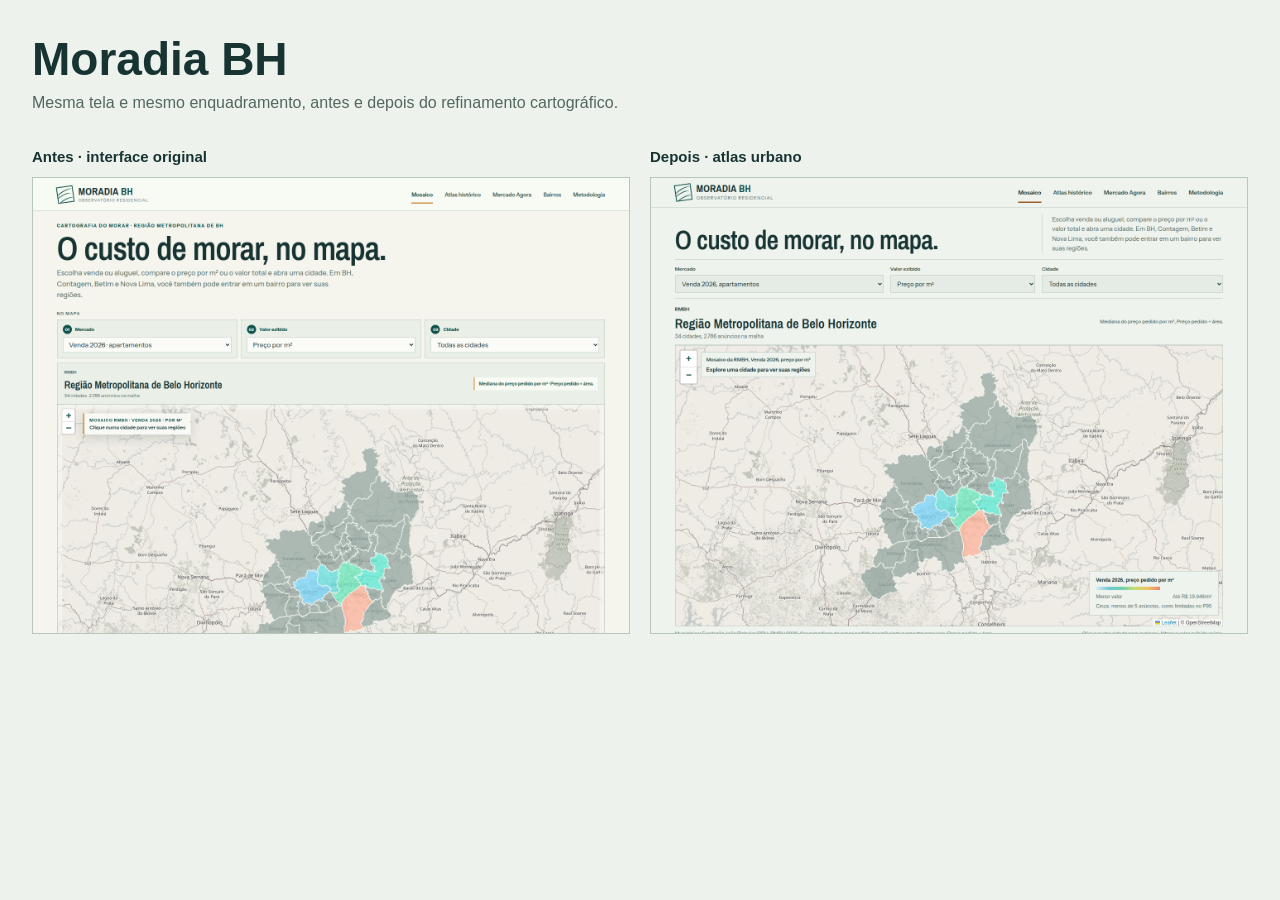
<file: audit/compare.html>
<!doctype html>
<html lang="pt-BR">
<head>
  <meta charset="utf-8">
  <meta name="viewport" content="width=device-width, initial-scale=1">
  <title>Moradia BH, comparação visual</title>
  <style>
    :root { color-scheme: light; font-family: Arial, sans-serif; background: #eef2ed; color: #173432; }
    * { box-sizing: border-box; }
    body { margin: 0; padding: 32px; }
    main { max-width: 1680px; margin: 0 auto; }
    h1 { margin: 0 0 8px; font-size: clamp(28px, 4vw, 46px); }
    p { margin: 0 0 24px; color: #52675f; }
    .comparison { display: grid; grid-template-columns: repeat(2, minmax(0, 1fr)); gap: 20px; }
    figure { min-width: 0; margin: 0; }
    figcaption { padding: 12px 0; font-size: 15px; font-weight: 700; }
    img { display: block; width: 100%; height: auto; border: 1px solid #b7c7bc; }
    @media (max-width: 760px) { body { padding: 16px; } .comparison { grid-template-columns: 1fr; gap: 12px; } }
  </style>
</head>
<body>
  <main>
    <h1>Moradia BH</h1>
    <p>Mesma tela e mesmo enquadramento, antes e depois do refinamento cartográfico.</p>
    <section class="comparison" aria-label="Comparação antes e depois">
      <figure>
        <figcaption>Antes · interface original</figcaption>
        <img src="before-map.png" alt="Interface original: título grande, filtros numerados em cartões e mapa metropolitano abaixo.">
      </figure>
      <figure>
        <figcaption>Depois · atlas urbano</figcaption>
        <img src="after-map.png" alt="Interface refinada: título compacto, filtros em linha e mapa metropolitano ocupando a maior parte da tela.">
      </figure>
    </section>
  </main>
</body>
</html>
</file>
